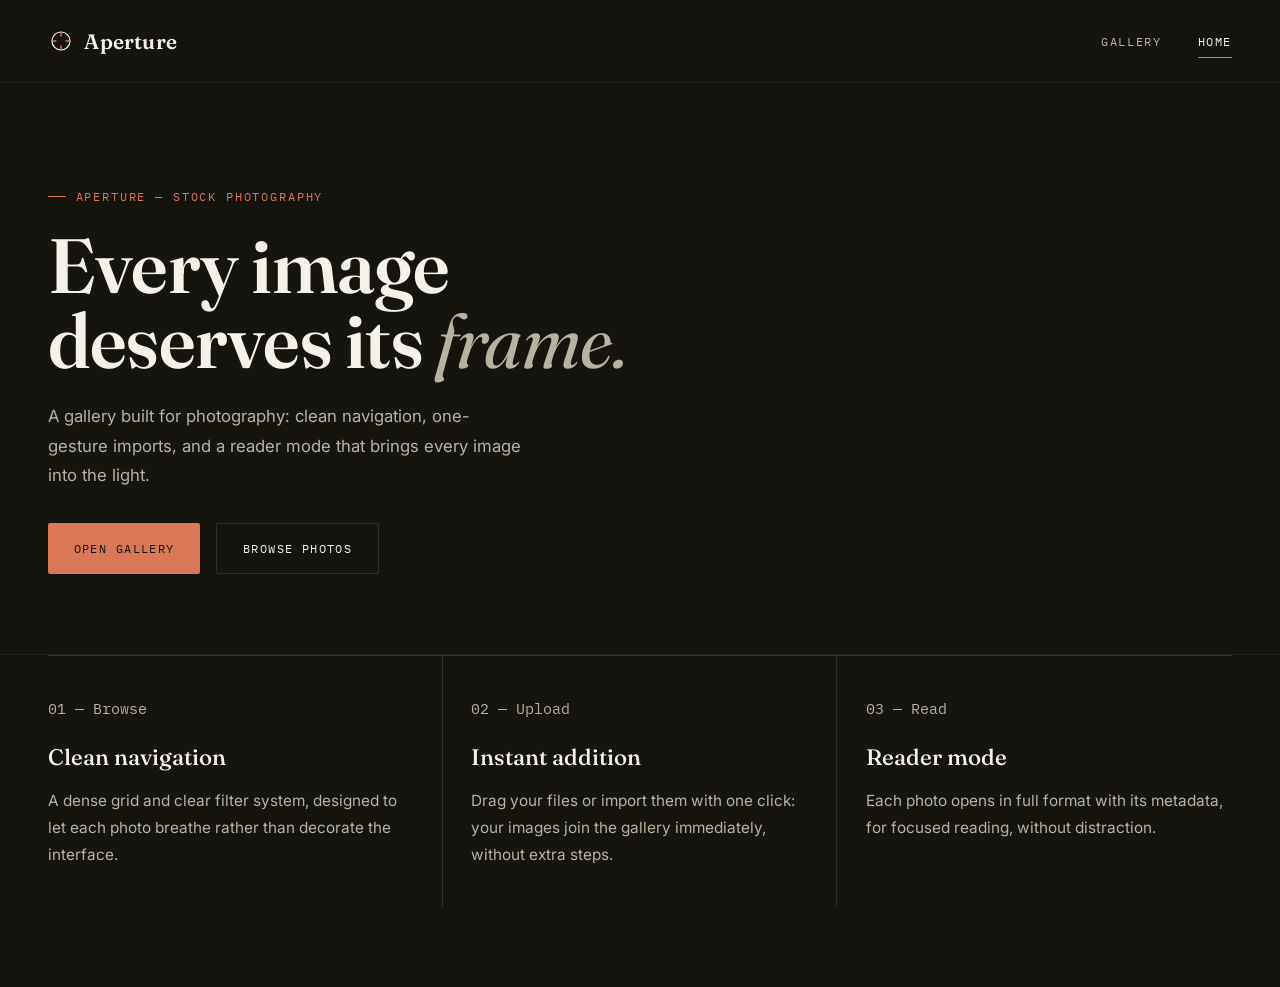
<file: Landing_Page.html>
﻿<!DOCTYPE html>
<html lang="en">
<head>
  <meta charset="UTF-8" />
  <meta name="viewport" content="width=device-width, initial-scale=1.0" />
  <title>Aperture — Home</title>
  <link rel="preconnect" href="https://fonts.googleapis.com" />
  <link rel="preconnect" href="https://fonts.gstatic.com" crossorigin />
  <link href="https://fonts.googleapis.com/css2?family=Fraunces:ital,opsz,wght@0,9..144,400;0,9..144,500;0,9..144,600;1,9..144,400&family=Inter:wght@400;500;600&family=IBM+Plex+Mono:wght@400;500&display=swap" rel="stylesheet" />
  <link rel="stylesheet" href="assets/CSS/style.css" />
</head>
<body>
  <header class="nav-bar">
    <a href="Landing_Page.html" class="brand">
      <svg class="brand-mark" viewBox="0 0 26 26" aria-hidden="true">
        <circle cx="13" cy="13" r="9"></circle>
        <path d="M13 4 L13 8 M22 13 L18 13 M13 22 L13 18 M4 13 L8 13"></path>
      </svg>
      Aperture
    </a>
    <nav class="nav-links">
      <a href="index.html">Gallery</a>
      <a href="Landing_Page.html" class="active">Home</a>
    </nav>
  </header>

  <section class="hero hero-large landing-hero hero-simple">
    <div class="hero-copy-block">
      <p class="eyebrow">Aperture — stock photography</p>
      <h1 class="site-title">Every image<br>deserves its <em>frame.</em></h1>
      <p class="hero-copy">A gallery built for photography: clean navigation, one-gesture imports, and a reader mode that brings every image into the light.</p>
      <div class="hero-actions">
        <a href="index.html" class="primary-button">Open gallery</a>
        <a href="index.html" class="secondary-button">Browse photos</a>
      </div>
    </div>
  </section>

  <section class="landing">
    <div class="features">
      <article class="feature-card">
        <p class="feature-index">01 — Browse</p>
        <h2>Clean navigation</h2>
        <p>A dense grid and clear filter system, designed to let each photo breathe rather than decorate the interface.</p>
      </article>
      <article class="feature-card">
        <p class="feature-index">02 — Upload</p>
        <h2>Instant addition</h2>
        <p>Drag your files or import them with one click: your images join the gallery immediately, without extra steps.</p>
      </article>
      <article class="feature-card">
        <p class="feature-index">03 — Read</p>
        <h2>Reader mode</h2>
        <p>Each photo opens in full format with its metadata, for focused reading, without distraction.</p>
      </article>
    </div>
  </section>
</body>
</html>
</file>
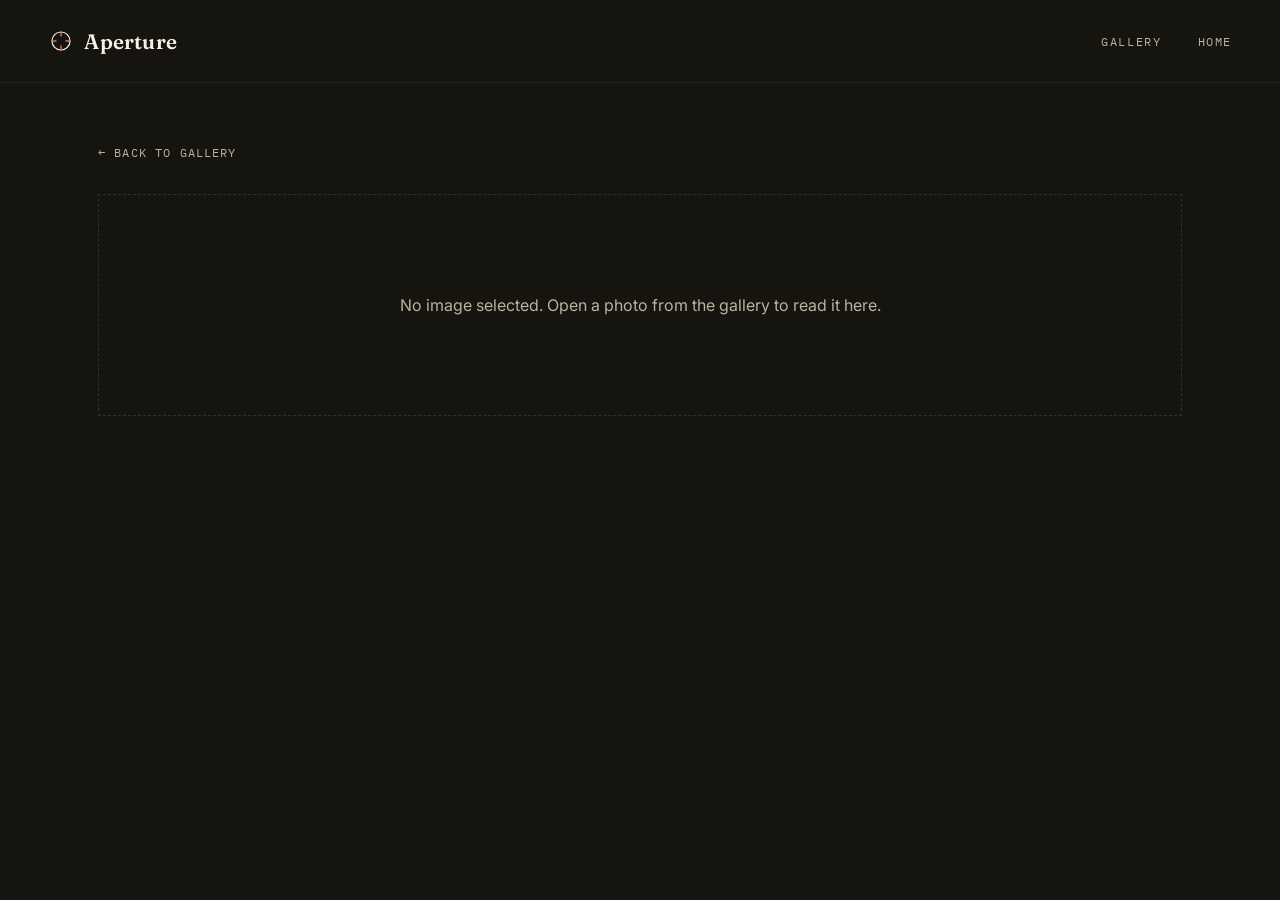
<file: reader.html>
﻿<!DOCTYPE html>
<html lang="en">
<head>
  <meta charset="UTF-8" />
  <meta name="viewport" content="width=device-width, initial-scale=1.0" />
  <title>Aperture — Reader</title>
  <link rel="preconnect" href="https://fonts.googleapis.com" />
  <link rel="preconnect" href="https://fonts.gstatic.com" crossorigin />
  <link href="https://fonts.googleapis.com/css2?family=Fraunces:ital,opsz,wght@0,9..144,400;0,9..144,500;0,9..144,600;1,9..144,400&family=Inter:wght@400;500;600&family=IBM+Plex+Mono:wght@400;500&display=swap" rel="stylesheet" />
  <link rel="stylesheet" href="assets/CSS/style.css" />
</head>
<body>
  <header class="nav-bar">
    <a href="Landing_Page.html" class="brand">
      <svg class="brand-mark" viewBox="0 0 26 26" aria-hidden="true">
        <circle cx="13" cy="13" r="9"></circle>
        <path d="M13 4 L13 8 M22 13 L18 13 M13 22 L13 18 M4 13 L8 13"></path>
      </svg>
      Aperture
    </a>
    <nav class="nav-links">
      <a href="index.html">Gallery</a>
      <a href="Landing_Page.html">Home</a>
    </nav>
  </header>

  <main class="reader-page">
    <a href="index.html" class="back-link">← Back to gallery</a>
    <section class="reader-panel" id="reader-view">
      <div class="reader-card empty">
        <p class="preview-label">No image selected. Open a photo from the gallery to read it here.</p>
      </div>
    </section>
  </main>

  <div class="lightbox" id="lightbox" aria-hidden="true">
    <div class="lightbox-backdrop" id="lightbox-backdrop"></div>
    <div class="lightbox-content" role="dialog" aria-modal="true">
      <button class="lightbox-close" id="lightbox-close" aria-label="Close lightbox">×</button>
      <button class="lightbox-nav prev" id="lightbox-prev" type="button" aria-label="Previous photo">‹</button>
      <button class="lightbox-nav next" id="lightbox-next" type="button" aria-label="Next photo">›</button>
      <img class="lightbox-image" id="lightbox-image" alt="" />
      <p class="lightbox-caption" id="lightbox-caption"></p>
    </div>
  </div>

  <script src="assets/JS/reader.js"></script>
</body>
</html>
</file>
<file: assets/CSS/style.css>
﻿/* ============================================================
   APERTURE — Design tokens
   Editorial dark gallery. Photos are the subject; the chrome
   stays quiet, mono-labelled like camera metadata.
   ============================================================ */

*, *::before, *::after { box-sizing: border-box; margin: 0; padding: 0; }

:root {
  --ink:        #15140f;
  --ink-soft:   #1c1b14;
  --surface:    #1c1b14;
  --surface-2:  #211f17;
  --line:       rgba(244, 241, 232, 0.12);
  --line-soft:  rgba(244, 241, 232, 0.06);
  --paper:      #f4f1e8;
  --paper-dim:  #b8b3a0;
  --paper-faint:#7a7666;
  --accent:     #d97757;
  --accent-soft:rgba(217, 119, 87, 0.16);
  --focus:      #d97757;

  --font-display: 'Fraunces', 'Georgia', serif;
  --font-body:    'Inter', -apple-system, sans-serif;
  --font-mono:    'IBM Plex Mono', 'SFMono-Regular', monospace;

  --radius-sm: 2px;
  --radius-md: 4px;
  --ease: cubic-bezier(0.16, 1, 0.3, 1);
}

html { scroll-behavior: smooth; }

body {
  min-height: 100vh;
  font-family: var(--font-body);
  background: var(--ink);
  color: var(--paper);
  font-size: 16px;
  line-height: 1.5;
}

img { display: block; max-width: 100%; }
button, a, input { font: inherit; color: inherit; }
a { text-decoration: none; }

:focus-visible {
  outline: 2px solid var(--focus);
  outline-offset: 3px;
}

@media (prefers-reduced-motion: reduce) {
  *, *::before, *::after {
    animation-duration: 0.01ms !important;
    transition-duration: 0.01ms !important;
  }
  html { scroll-behavior: auto; }
}

/* ============================================================
   NAV
   ============================================================ */

.nav-bar {
  display: flex;
  align-items: center;
  justify-content: space-between;
  gap: 1.5rem;
  padding: 1.6rem clamp(1.25rem, 4vw, 3rem);
  max-width: 1320px;
  margin: 0 auto;
  border-bottom: 1px solid var(--line-soft);
}

.brand {
  display: inline-flex;
  align-items: center;
  gap: 0.65rem;
  font-family: var(--font-display);
  font-size: 1.3rem;
  font-weight: 600;
  letter-spacing: 0.01em;
  color: var(--paper);
}

.brand-mark {
  width: 26px;
  height: 26px;
  flex-shrink: 0;
}

.brand-mark circle { fill: none; stroke: var(--paper); stroke-width: 1.2; }
.brand-mark path { fill: none; stroke: var(--accent); stroke-width: 1.4; stroke-linecap: round; }

.nav-links {
  display: flex;
  gap: clamp(1.25rem, 3vw, 2.25rem);
  flex-wrap: wrap;
}

.nav-links a {
  position: relative;
  font-family: var(--font-mono);
  font-size: 0.72rem;
  letter-spacing: 0.14em;
  text-transform: uppercase;
  color: var(--paper-dim);
  padding: 0.4rem 0;
  transition: color 0.2s var(--ease);
}

.nav-links a::after {
  content: '';
  position: absolute;
  left: 0;
  bottom: -2px;
  width: 100%;
  height: 1px;
  background: var(--accent);
  transform: scaleX(0);
  transform-origin: left;
  transition: transform 0.25s var(--ease);
}

.nav-links a.active,
.nav-links a:hover {
  color: var(--paper);
}

.nav-links a.active::after,
.nav-links a:hover::after {
  transform: scaleX(1);
}

/* ============================================================
   HERO
   ============================================================ */

.hero {
  max-width: 1320px;
  margin: 0 auto;
  padding: clamp(3rem, 8vw, 6rem) clamp(1.25rem, 4vw, 3rem) clamp(2.5rem, 6vw, 4rem);
  display: grid;
  gap: 2rem;
}

.hero-large {
  grid-template-columns: 1.3fr 1fr;
  align-items: end;
}

.eyebrow {
  display: inline-flex;
  align-items: center;
  gap: 0.6rem;
  font-family: var(--font-mono);
  font-size: 0.72rem;
  letter-spacing: 0.16em;
  text-transform: uppercase;
  color: var(--accent);
  margin-bottom: 1.4rem;
}

.eyebrow::before {
  content: '';
  width: 18px;
  height: 1px;
  background: var(--accent);
}

.hero-copy-block {
  max-width: 640px;
}

.site-title {
  font-family: var(--font-display);
  font-size: clamp(2.6rem, 6vw, 5rem);
  font-weight: 600;
  line-height: 0.98;
  letter-spacing: -0.01em;
  color: var(--paper);
  margin-bottom: 1.5rem;
}

.site-title em {
  font-style: italic;
  font-weight: 400;
  color: var(--paper-dim);
}

.hero-copy {
  font-family: var(--font-body);
  font-size: 1.05rem;
  line-height: 1.75;
  color: var(--paper-dim);
  max-width: 480px;
  margin-bottom: 2rem;
}

.search-form {
  display: grid;
  grid-template-columns: 1fr auto;
  gap: 0;
  border-bottom: 1px solid var(--line);
  transition: border-color 0.2s var(--ease);
  max-width: 520px;
}

.search-form:focus-within {
  border-color: var(--accent);
}

.search-form input {
  width: 100%;
  background: transparent;
  border: none;
  padding: 0.9rem 0.2rem;
  color: var(--paper);
  font-family: var(--font-body);
  font-size: 0.98rem;
  outline: none;
}

.search-form input::placeholder { color: var(--paper-faint); }

.search-button {
  background: transparent;
  border: none;
  color: var(--paper-dim);
  font-family: var(--font-mono);
  font-size: 0.7rem;
  letter-spacing: 0.14em;
  text-transform: uppercase;
  padding: 0.9rem 0.3rem;
  cursor: pointer;
  transition: color 0.2s var(--ease);
}

.search-button:hover { color: var(--accent); }

.hero-panel {
  display: flex;
  justify-content: flex-end;
}

.hero-card {
  border: 1px solid var(--line);
  border-radius: var(--radius-md);
  padding: 1.6rem;
  width: 100%;
  max-width: 280px;
}

.hero-card-title {
  font-family: var(--font-mono);
  font-size: 0.68rem;
  letter-spacing: 0.14em;
  text-transform: uppercase;
  color: var(--paper-faint);
  margin-bottom: 1.1rem;
}

.hero-pill-row {
  display: flex;
  flex-wrap: wrap;
  gap: 0.5rem;
}

.pill {
  display: inline-flex;
  align-items: center;
  padding: 0.45rem 0.85rem;
  border: 1px solid var(--line);
  border-radius: 999px;
  font-size: 0.82rem;
  color: var(--paper-dim);
}

/* Landing-only simplified hero */
.hero-simple .hero-panel { display: none; }
.hero-simple.hero-large { grid-template-columns: 1fr; }

.landing-hero {
  border-bottom: 1px solid var(--line-soft);
  padding-bottom: clamp(3rem, 7vw, 5rem);
}

.hero-actions {
  display: flex;
  flex-wrap: wrap;
  gap: 1rem;
  margin-top: 0.5rem;
}

.primary-button,
.secondary-button,
.upload-button {
  border: none;
  cursor: pointer;
  font-family: var(--font-mono);
  font-size: 0.74rem;
  letter-spacing: 0.12em;
  text-transform: uppercase;
  transition: all 0.2s var(--ease);
}

.primary-button {
  display: inline-flex;
  align-items: center;
  gap: 0.6rem;
  padding: 1rem 1.6rem;
  background: var(--accent);
  color: var(--ink);
  border-radius: var(--radius-sm);
}

.primary-button:hover {
  background: #e8896a;
  transform: translateY(-1px);
}

.secondary-button {
  display: inline-flex;
  align-items: center;
  padding: 1rem 1.6rem;
  border: 1px solid var(--line);
  color: var(--paper);
  border-radius: var(--radius-sm);
}

.secondary-button:hover {
  border-color: var(--paper-dim);
}

/* ============================================================
   TOOLBAR
   ============================================================ */

.toolbar {
  max-width: 1320px;
  margin: 0 auto;
  padding: 0 clamp(1.25rem, 4vw, 3rem) 2.5rem;
  display: grid;
  gap: 1.5rem;
}

.toolbar-actions {
  display: grid;
  grid-template-columns: minmax(200px, 280px) 1fr;
  gap: 1rem;
}

.upload-button {
  display: inline-flex;
  align-items: center;
  justify-content: center;
  border: 1px solid var(--line);
  color: var(--paper);
  border-radius: var(--radius-sm);
  min-height: 84px;
  background: transparent;
  cursor: pointer;
  padding: 1rem;
}

.upload-button:hover {
  border-color: var(--accent);
  color: var(--accent);
}

.drop-zone {
  display: grid;
  place-items: center;
  min-height: 84px;
  border: 1px dashed var(--line);
  border-radius: var(--radius-sm);
  color: var(--paper-faint);
  font-family: var(--font-mono);
  font-size: 0.72rem;
  letter-spacing: 0.08em;
  text-transform: uppercase;
  text-align: center;
  padding: 1rem;
  transition: border-color 0.2s var(--ease), color 0.2s var(--ease);
}

.drop-zone.hover {
  border-color: var(--accent);
  color: var(--accent);
  border-style: solid;
}

.toolbar-meta {
  display: flex;
  flex-wrap: wrap;
  justify-content: space-between;
  gap: 0.75rem;
  align-items: baseline;
  font-family: var(--font-mono);
  font-size: 0.74rem;
  letter-spacing: 0.06em;
  color: var(--paper-faint);
  padding-top: 0.25rem;
  border-top: 1px solid var(--line-soft);
}

.gallery-count {
  color: var(--accent);
  text-transform: uppercase;
}

.filters {
  display: flex;
  flex-wrap: wrap;
  gap: 0.6rem;
}

.filter-btn {
  border: 1px solid var(--line);
  background: transparent;
  padding: 0.55rem 1rem;
  border-radius: 999px;
  color: var(--paper-dim);
  font-family: var(--font-mono);
  font-size: 0.72rem;
  letter-spacing: 0.08em;
  text-transform: uppercase;
  cursor: pointer;
  transition: all 0.2s var(--ease);
}

.filter-btn.active {
  background: var(--accent);
  border-color: var(--accent);
  color: var(--ink);
}

.filter-btn:not(.active):hover {
  border-color: var(--paper-dim);
  color: var(--paper);
}

/* ============================================================
   GALLERY GRID
   ============================================================ */

.gallery {
  max-width: 1320px;
  margin: 0 auto 5rem;
  padding: 0 clamp(1.25rem, 4vw, 3rem);
}

.masonry-grid {
  display: grid;
  grid-template-columns: repeat(3, minmax(0, 1fr));
  gap: 1px;
  background: var(--line-soft);
  border: 1px solid var(--line-soft);
}

.masonry-item {
  background: var(--ink);
  border: none;
  cursor: pointer;
  display: grid;
  gap: 0;
  text-align: left;
  opacity: 0;
  animation: rise 0.5s var(--ease) forwards;
}

@keyframes rise {
  from { opacity: 0; transform: translateY(10px); }
  to   { opacity: 1; transform: translateY(0); }
}

.image-wrap {
  position: relative;
  overflow: hidden;
}

.masonry-item img {
  width: 100%;
  height: 280px;
  object-fit: cover;
  filter: grayscale(0.15) contrast(1.02);
  transition: transform 0.6s var(--ease), filter 0.4s var(--ease);
}

.masonry-item:hover img {
  transform: scale(1.035);
  filter: grayscale(0) contrast(1.05);
}

.item-overlay {
  position: absolute;
  inset: 0;
  background: linear-gradient(180deg, transparent 50%, rgba(21,20,15,0.85) 100%);
  opacity: 0;
  transition: opacity 0.3s var(--ease);
  display: flex;
  align-items: flex-end;
  padding: 1rem;
}

.masonry-item:hover .item-overlay { opacity: 1; }

.overlay-icon {
  width: 30px;
  height: 30px;
  border-radius: 50%;
  border: 1px solid rgba(244,241,232,0.4);
  display: grid;
  place-items: center;
  font-size: 0.85rem;
  color: var(--paper);
  background: rgba(21,20,15,0.5);
}

.item-footer {
  padding: 1rem 1.1rem 1.3rem;
  border-top: 1px solid var(--line-soft);
}

.item-cat-row {
  display: flex;
  align-items: center;
  gap: 0.5rem;
  margin-bottom: 0.5rem;
}

.item-cat-dot { display: none; }

.item-cat-label {
  font-family: var(--font-mono);
  font-size: 0.66rem;
  letter-spacing: 0.14em;
  text-transform: uppercase;
  color: var(--accent);
}

.item-title {
  font-family: var(--font-display);
  font-size: 1.15rem;
  font-weight: 500;
  color: var(--paper);
}

.no-results {
  text-align: center;
  padding: 5rem 1rem;
  color: var(--paper-faint);
  font-family: var(--font-mono);
  font-size: 0.85rem;
  letter-spacing: 0.04em;
  display: none;
}

/* ============================================================
   READER
   ============================================================ */

.reader-page {
  max-width: 1180px;
  margin: 0 auto;
  padding: clamp(2rem, 5vw, 3.5rem) clamp(1.25rem, 4vw, 3rem) 5rem;
}

.reader-panel { display: grid; }

.reader-card {
  display: grid;
  grid-template-columns: 1.5fr 1fr;
  gap: clamp(2rem, 4vw, 3.5rem);
  align-items: start;
}

.reader-card.empty {
  grid-template-columns: 1fr;
  padding: 6rem 1rem;
  text-align: center;
  border: 1px dashed var(--line);
}

.reader-card {
  display: grid;
  grid-template-columns: 1.5fr 1fr;
  gap: clamp(2rem, 4vw, 3.5rem);
  align-items: start;
  transition: transform 0.25s var(--ease), box-shadow 0.25s var(--ease);
}

.reader-card:hover {
  transform: translateY(-3px);
}

.reader-card img {
  width: 100%;
  max-height: 720px;
  object-fit: cover;
  border: 1px solid var(--line);
  transition: transform 0.25s var(--ease), filter 0.25s var(--ease), box-shadow 0.25s var(--ease);
  cursor: zoom-in;
}

.reader-card img:hover {
  transform: scale(1.02);
  filter: brightness(1.04);
  box-shadow: 0 30px 80px rgba(0,0,0,0.28);
}

.reader-details {
  display: grid;
  gap: 1.6rem;
  align-content: start;
  padding-top: 0.5rem;
}

.reader-actions {
  display: flex;
  flex-wrap: wrap;
  gap: 1rem;
  margin-top: 0.5rem;
}

.reader-nav {
  border: 1px solid var(--line);
  background: rgba(255,255,255,0.04);
  color: var(--paper);
  padding: 0.95rem 1.3rem;
  border-radius: var(--radius-sm);
  cursor: pointer;
  transition: transform 0.2s var(--ease), background 0.2s var(--ease), border-color 0.2s var(--ease), color 0.2s var(--ease);
}

.reader-nav:hover:not(:disabled) {
  transform: translateY(-1px);
  border-color: var(--accent);
  color: var(--accent);
  background: rgba(217,119,87,0.1);
}

.reader-nav:disabled {
  opacity: 0.45;
  cursor: not-allowed;
  transform: none;
}

.lightbox {
  position: fixed;
  inset: 0;
  display: grid;
  place-items: center;
  background: rgba(12,12,12,0.9);
  opacity: 0;
  pointer-events: none;
  transition: opacity 0.25s var(--ease);
  z-index: 999;
}

.lightbox.open {
  opacity: 1;
  pointer-events: auto;
}

.lightbox-backdrop {
  position: absolute;
  inset: 0;
  background: rgba(0,0,0,0.75);
}

.lightbox-content {
  position: relative;
  width: auto;
  max-width: min(1100px, 95vw);
  max-height: 90vh;
  display: inline-grid;
  place-items: center;
  padding: 1.5rem;
  z-index: 1;
  border: 1px solid rgba(255,255,255,0.14);
  border-radius: 24px;
  background: rgba(8, 8, 8, 0.9);
}

.lightbox-image {
  width: auto;
  max-width: 100%;
  max-height: 82vh;
  height: auto;
  object-fit: contain;
  border-radius: 18px;
  border: 1px solid rgba(255,255,255,0.08);
  box-shadow: 0 32px 80px rgba(0,0,0,0.35);
  transition: transform 0.25s var(--ease), filter 0.25s var(--ease), box-shadow 0.25s var(--ease);
}

.lightbox-image:hover {
  transform: scale(1.01);
  filter: brightness(1.03);
}


.lightbox-caption {
  margin-top: 1rem;
  color: var(--paper);
  text-align: center;
  font-size: 0.95rem;
  line-height: 1.6;
}

.lightbox-close,
.lightbox-nav {
  position: absolute;
  border: none;
  background: rgba(20,20,20,0.85);
  color: var(--paper);
  width: 44px;
  height: 44px;
  border-radius: 50%;
  display: grid;
  place-items: center;
  cursor: pointer;
  transition: transform 0.2s var(--ease), background 0.2s var(--ease);
}

.lightbox-close {
  top: 0.75rem;
  right: 0.75rem;
}

.lightbox-nav.prev {
  left: 0.75rem;
  top: 50%;
  transform: translateY(-50%);
}

.lightbox-nav.next {
  right: 0.75rem;
  top: 50%;
  transform: translateY(-50%);
}

.lightbox-close:hover,
.lightbox-nav:hover {
  transform: translateY(-50%) scale(1.05);
  background: rgba(217,119,87,0.92);
  color: var(--ink);
}


.reader-eyebrow {
  font-family: var(--font-mono);
  font-size: 0.7rem;
  letter-spacing: 0.16em;
  text-transform: uppercase;
  color: var(--accent);
}

.reader-title {
  font-family: var(--font-display);
  font-size: clamp(2rem, 3.5vw, 2.9rem);
  font-weight: 600;
  line-height: 1.05;
  color: var(--paper);
}

.reader-meta {
  display: grid;
  gap: 0.6rem;
  font-family: var(--font-mono);
  font-size: 0.78rem;
  color: var(--paper-dim);
  border-top: 1px solid var(--line);
  border-bottom: 1px solid var(--line);
  padding: 1.1rem 0;
}

.reader-meta-row {
  display: flex;
  justify-content: space-between;
  gap: 1rem;
}

.reader-meta-row span:first-child {
  color: var(--paper-faint);
  text-transform: uppercase;
  letter-spacing: 0.08em;
}

.preview-label {
  color: var(--paper-dim);
  line-height: 1.8;
  font-size: 1rem;
  font-family: var(--font-body);
}

.back-link {
  display: inline-flex;
  align-items: center;
  gap: 0.5rem;
  font-family: var(--font-mono);
  font-size: 0.72rem;
  letter-spacing: 0.1em;
  text-transform: uppercase;
  color: var(--paper-dim);
  margin-bottom: 2rem;
  transition: color 0.2s var(--ease);
}

.back-link:hover { color: var(--accent); }

/* ============================================================
   LANDING — features
   ============================================================ */

.landing {
  max-width: 1320px;
  margin: 0 auto 5rem;
  padding: 0 clamp(1.25rem, 4vw, 3rem);
}

.features {
  display: grid;
  grid-template-columns: repeat(3, 1fr);
  border-top: 1px solid var(--line);
}

.feature-card {
  padding: 2.4rem 1.8rem 2.4rem 0;
  border-right: 1px solid var(--line);
}

.feature-card:last-child { border-right: none; padding-right: 0; }
.feature-card:not(:first-child) { padding-left: 1.8rem; }

.feature-index {
  font-family: var(--font-mono);
  font-size: 0.72rem;
  color: var(--accent);
  margin-bottom: 1.2rem;
}

.feature-card h2 {
  font-family: var(--font-display);
  font-size: 1.4rem;
  font-weight: 500;
  color: var(--paper);
  margin-bottom: 0.85rem;
}

.feature-card p {
  color: var(--paper-dim);
  line-height: 1.75;
  font-size: 0.96rem;
}

/* ============================================================
   RESPONSIVE
   ============================================================ */

@media (max-width: 1024px) {
  .hero-large { grid-template-columns: 1fr; }
  .hero-panel { justify-content: flex-start; }
  .toolbar-actions { grid-template-columns: 1fr; }
  .reader-card { grid-template-columns: 1fr; }
  .features { grid-template-columns: 1fr; }
  .feature-card {
    padding: 2rem 0;
    border-right: none;
    border-bottom: 1px solid var(--line);
  }
  .feature-card:last-child { border-bottom: none; }
}

@media (max-width: 780px) {
  .masonry-grid { grid-template-columns: repeat(2, minmax(0,1fr)); }
  .nav-bar { flex-wrap: wrap; gap: 1rem; }
  .reader-page { padding: 1.5rem 1rem 3rem; }
  .reader-panel { padding: 0; }
  .reader-card { grid-template-columns: 1fr; gap: 1.25rem; }
  .reader-card img {
    max-height: 55vh;
    width: 100%;
    object-fit: contain;
  }
  .reader-details { padding-top: 0; }
  .reader-meta-row { flex-wrap: wrap; gap: 0.75rem; }
  .reader-meta-row span { min-width: 48%; }
  .reader-actions { flex-direction: column; align-items: stretch; }
  .reader-nav { width: 100%; }
  .lightbox-content {
    width: min(100%, 95vw);
    max-height: 95vh;
    padding: 1rem;
  }
  .lightbox-image {
    max-height: 72vh;
  }
}

@media (max-width: 560px) {
  .masonry-grid { grid-template-columns: 1fr; }
  .search-form { grid-template-columns: 1fr; }
  .nav-links { gap: 1rem; }
}
</file>
